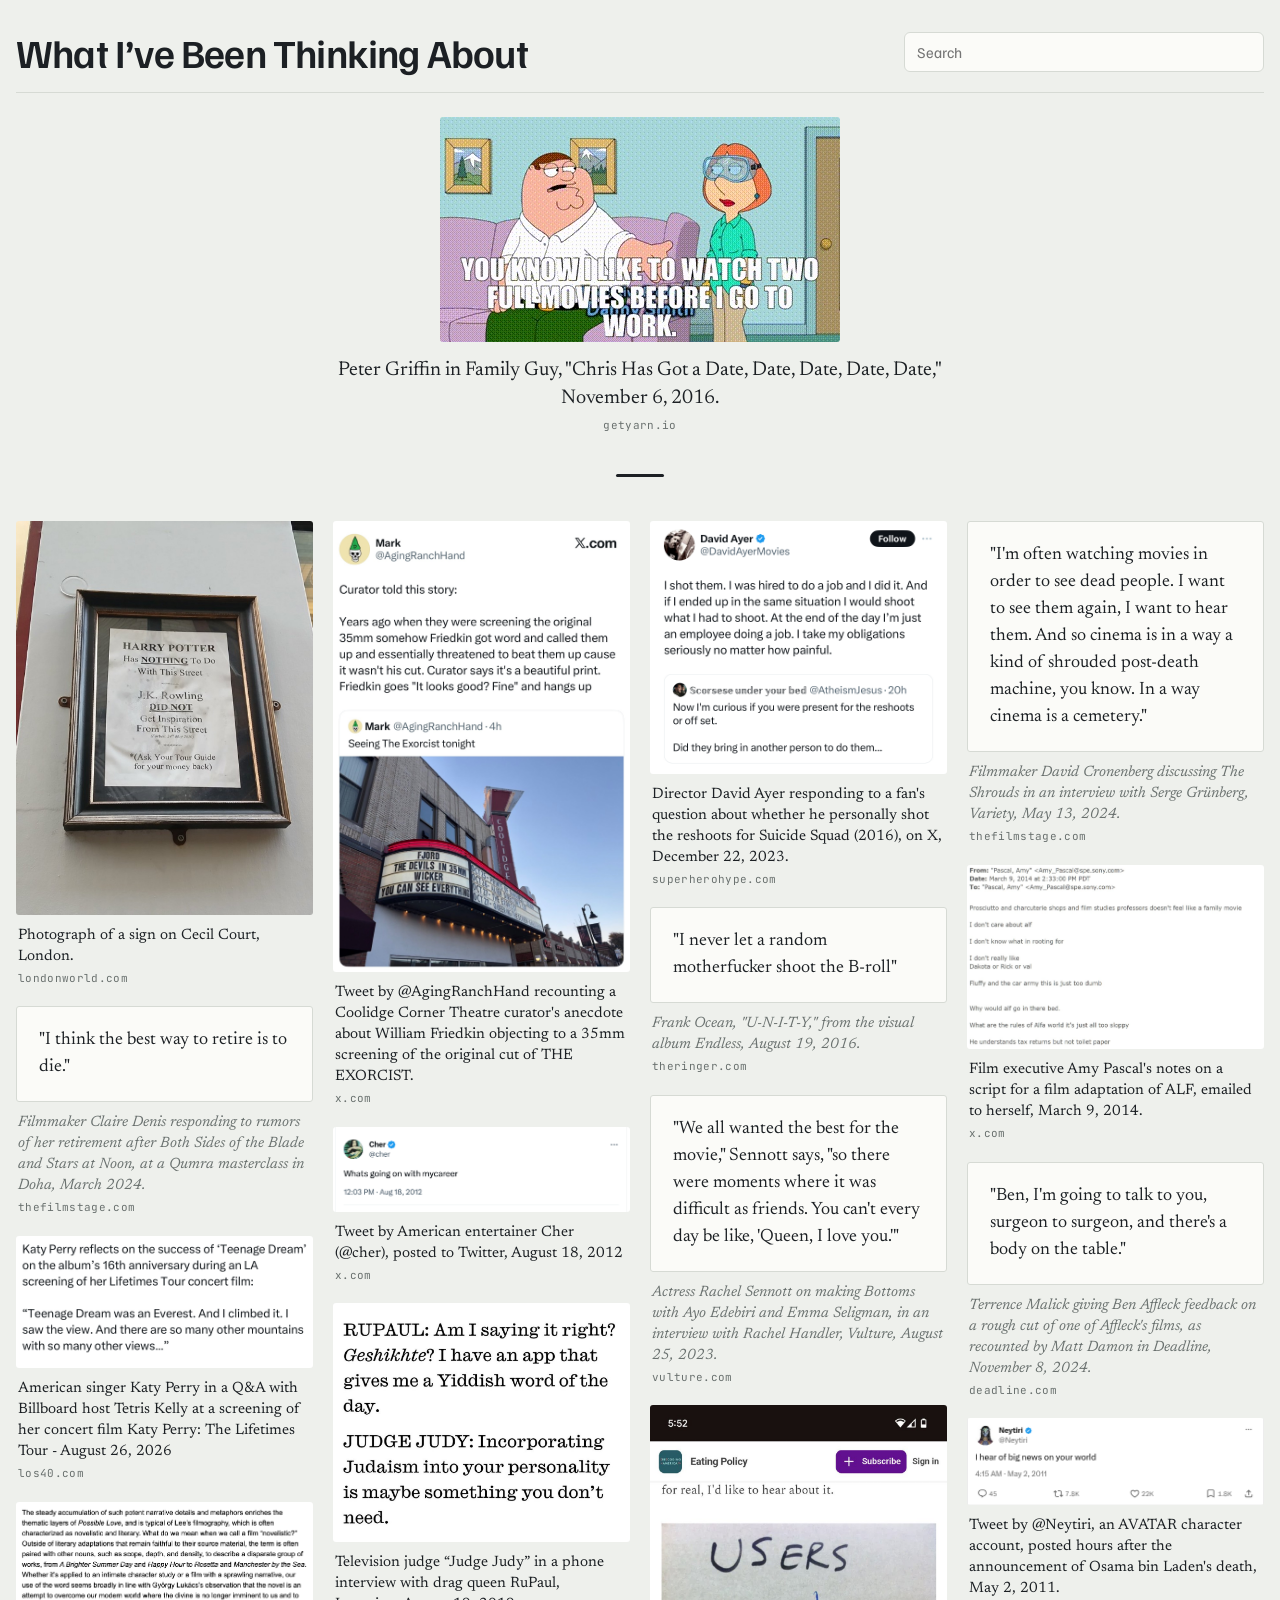
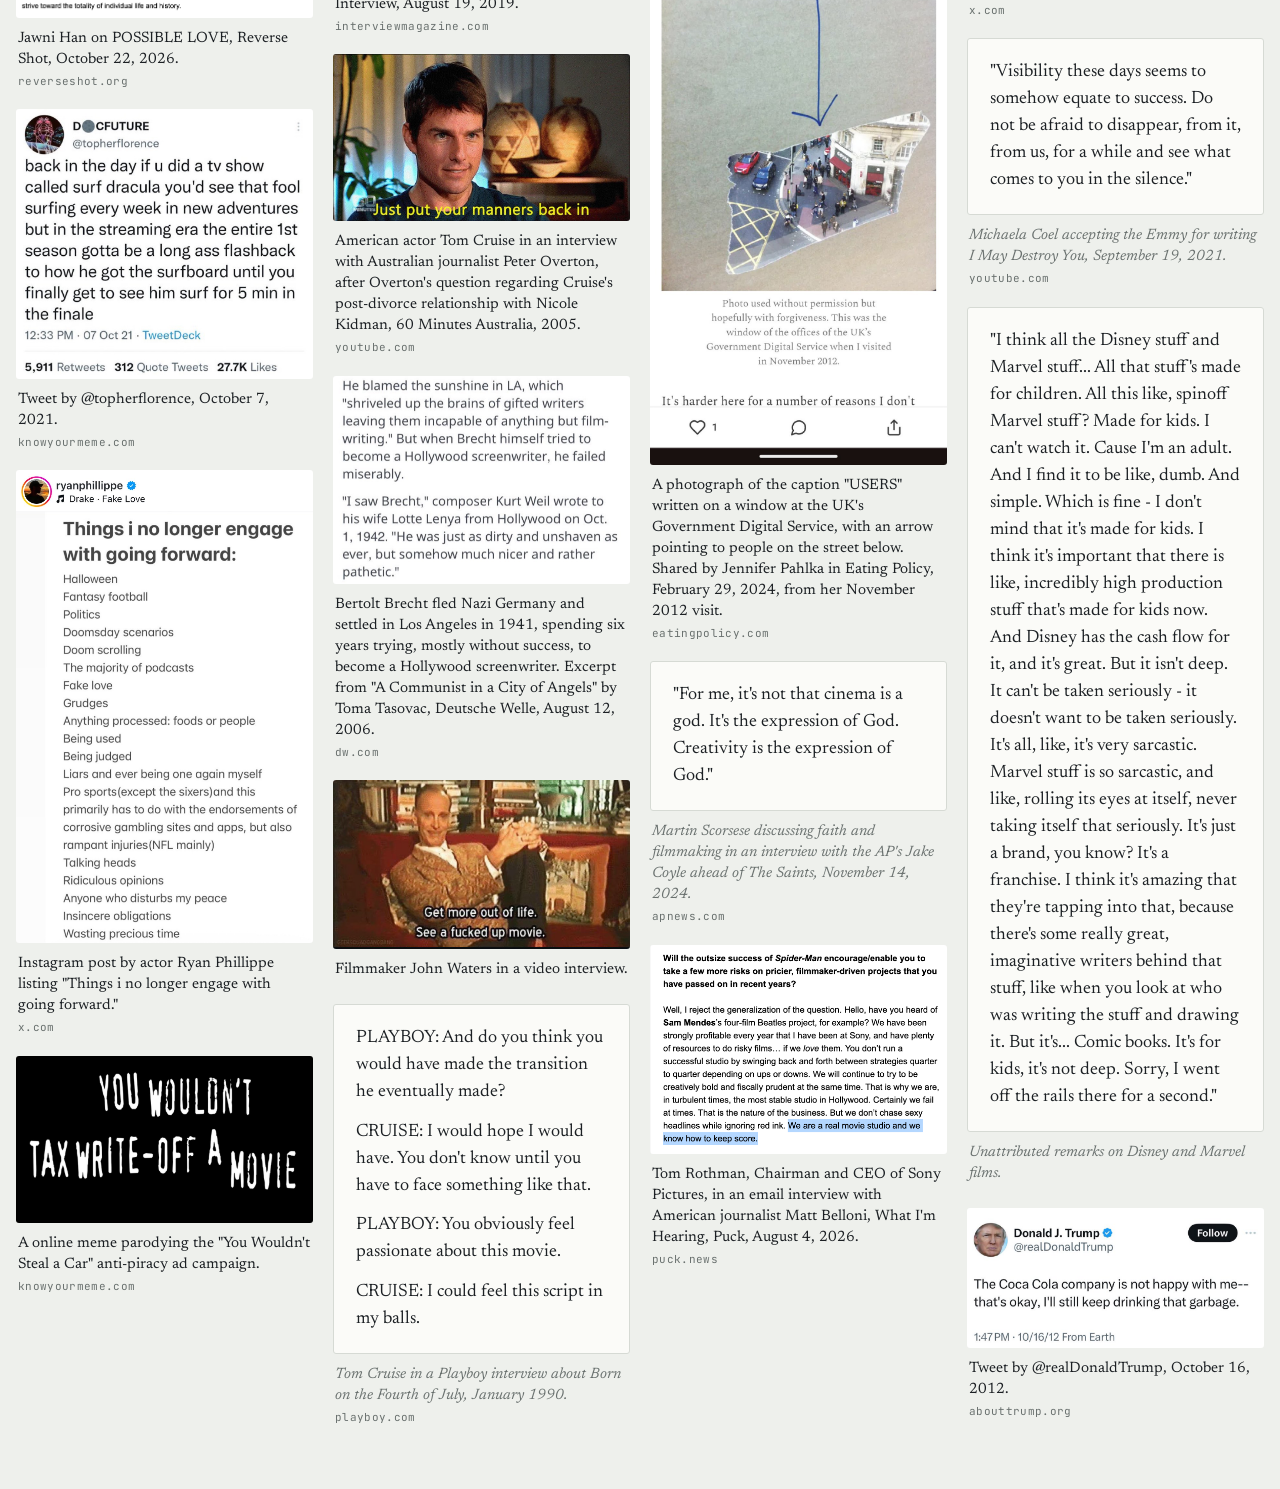
<file: index.html>
<!doctype html>
<html lang="en">
<head>
<meta charset="utf-8">
<meta name="viewport" content="width=device-width, initial-scale=1, viewport-fit=cover">
<title>What I’ve Been Thinking About</title>
<link rel="preconnect" href="https://fonts.googleapis.com">
<link rel="preconnect" href="https://fonts.gstatic.com" crossorigin>
<link rel="stylesheet" href="https://fonts.googleapis.com/css2?family=Familjen+Grotesk:wght@400;600;700&family=JetBrains+Mono:wght@400&family=Newsreader:ital,opsz,wght@0,6..72,400;0,6..72,600;1,6..72,400&display=swap">
<link rel="stylesheet" href="style.css?v=7">
</head>
<body>
<!-- BODY START -->
<div class="wrap">
  <header class="top">
    <h1>What I’ve Been Thinking About</h1>
    <input class="search" id="search" type="search" placeholder="Search" aria-label="Search clippings">
  </header>
  <section class="feature" id="feature" hidden aria-label="Featured clipping"></section>
  <main class="wall" id="wall"></main>
  <p class="empty" id="empty" hidden>Nothing matches that search.</p>
</div>

<div class="viewer" id="viewer" hidden role="dialog" aria-modal="true" aria-label="Clipping">
  <div class="sheet">
    <div class="media"></div>
    <div class="info"></div>
  </div>
  <button class="vbtn vclose" type="button" aria-label="Close">×</button>
  <button class="vbtn nav vprev" type="button" aria-label="Previous">‹</button>
  <button class="vbtn nav vnext" type="button" aria-label="Next">›</button>
</div>
<!-- BODY END -->
<script src="app.js?v=7"></script>
</body>
</html>
</file>
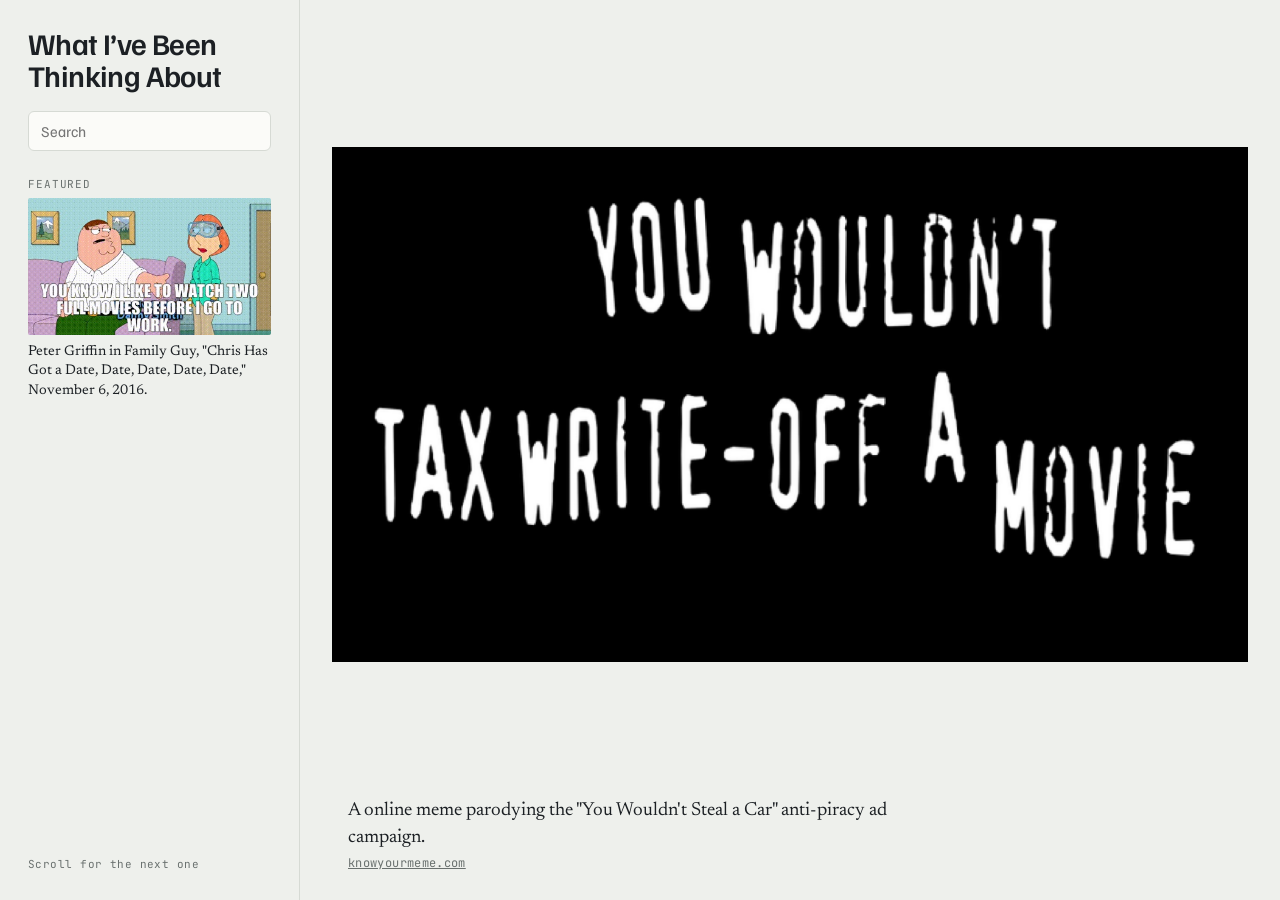
<file: preview/index.html>
<!doctype html>
<html lang="en">
<head>
<meta charset="utf-8">
<meta name="viewport" content="width=device-width, initial-scale=1, viewport-fit=cover">
<title>What I’ve Been Thinking About</title>
<link rel="preconnect" href="https://fonts.googleapis.com">
<link rel="preconnect" href="https://fonts.gstatic.com" crossorigin>
<link rel="stylesheet" href="https://fonts.googleapis.com/css2?family=Familjen+Grotesk:wght@400;600;700&family=JetBrains+Mono:wght@400&family=Newsreader:ital,opsz,wght@0,6..72,400;0,6..72,600;1,6..72,400&display=swap">
<link rel="stylesheet" href="style.css?v=3">
</head>
<body>
<aside class="rail">
  <h1>What I’ve Been Thinking About</h1>
  <input class="search" id="search" type="search" placeholder="Search" aria-label="Search clippings">
  <figure class="pinned" id="pinned" hidden></figure>
  <p class="hint" id="hint">Scroll for the next one</p>
</aside>

<main class="stage" id="stage" aria-live="polite">
  <p class="empty" id="empty" hidden>Nothing matches that search.</p>
</main>
<script src="app.js?v=3"></script>
</body>
</html>
</file>
<file: style.css>
/* Layout: a quiet header over a masonry wall of clippings; one overlay for close reading. */
:root {
  --paper: #eef0ec;
  --card: #fbfbf8;
  --ink: #1c2024;
  --muted: #6a716f;
  --rule: #d6dad4;
  --accent: #2c55c9;
  --shade: rgba(20, 24, 28, 0.86);
  --display: "Familjen Grotesk", "Helvetica Neue", Arial, sans-serif;
  --read: "Newsreader", Georgia, "Times New Roman", serif;
  --meta: "JetBrains Mono", ui-monospace, Menlo, Consolas, monospace;
}
@media (prefers-color-scheme: dark) {
  :root:not([data-theme="light"]) {
    --paper: #141719; --card: #1d2124; --ink: #e8eae6; --muted: #949b98;
    --rule: #2e3337; --accent: #8aa6ff; --shade: rgba(6, 8, 10, 0.92);
    color-scheme: dark;
  }
}
:root[data-theme="dark"] {
  --paper: #141719; --card: #1d2124; --ink: #e8eae6; --muted: #949b98;
  --rule: #2e3337; --accent: #8aa6ff; --shade: rgba(6, 8, 10, 0.92);
  color-scheme: dark;
}

* { box-sizing: border-box; }
[hidden] { display: none !important; }
body {
  margin: 0;
  background: var(--paper);
  color: var(--ink);
  font: 16px/1.5 var(--read);
}
.wrap {
  max-width: 1280px;
  margin: 0 auto;
  padding-block: 32px 64px;
  padding-left: max(16px, env(safe-area-inset-left, 0px));
  padding-right: max(16px, env(safe-area-inset-right, 0px));
}

/* Header */
.top { display: flex; flex-wrap: wrap; align-items: end; justify-content: space-between; gap: 16px 32px; padding-bottom: 20px; margin-bottom: 24px; border-bottom: 1px solid var(--rule); }
.top h1 { font: 600 clamp(28px, 4vw, 40px)/1 var(--display); letter-spacing: -0.02em; margin: 0; text-wrap: balance; }
.search {
  flex: 1 1 260px; max-width: 360px; min-width: 0;
  font: 15px/1 var(--display); color: var(--ink);
  background: var(--card); border: 1px solid var(--rule); border-radius: 6px;
  padding: 10px 12px; width: 100%;
}
.search:focus { outline: 2px solid var(--accent); outline-offset: 1px; border-color: transparent; }


/* Featured */
.feature { margin-bottom: 44px; padding-bottom: 44px; position: relative; }
.feature::after {
  content: ""; position: absolute; left: 50%; bottom: 0; transform: translateX(-50%);
  width: 48px; height: 3px; border-radius: 2px; background: var(--ink);
}
.feature .clip { margin: 0 auto; max-width: 960px; }
.feature .clip img { width: auto; max-width: 100%; max-height: 72vh; margin: 0 auto; }
.feature .clip .cap { font-size: clamp(17px, 2vw, 20px); text-align: center; max-width: 60ch; margin: 14px auto 6px; }
.feature .clip .meta { text-align: center; }
.feature .clip.text .quote { font-size: clamp(20px, 2.6vw, 26px); padding: 32px clamp(20px, 5vw, 48px); }

/* Wall */
.wall { columns: 4 260px; column-gap: 20px; }
.clip {
  break-inside: avoid; display: block; width: 100%;
  margin: 0 0 20px; padding: 0; text-align: left;
  background: none; border: 0; color: inherit; font: inherit; cursor: zoom-in;
}
.clip:focus-visible { outline: 2px solid var(--accent); outline-offset: 4px; }
.clip img { display: block; width: 100%; height: auto; border-radius: 3px; background: var(--rule); transition: opacity .15s; }
.clip:hover img { opacity: .92; }
.clip .cap { font-size: 15px; line-height: 1.4; margin: 10px 2px 4px; }
.clip .meta, .viewer .meta { font: 11px/1.4 var(--meta); color: var(--muted); letter-spacing: 0.03em; margin: 0 2px; }

.clip.text .quote {
  background: var(--card); border: 1px solid var(--rule); border-radius: 3px;
  padding: 20px 22px; font-size: 18px; line-height: 1.5;
}
.clip.text .quote p { margin: 0; }
.clip.text .quote p + p { margin-top: .7em; }
.clip.text .cap { color: var(--muted); font-style: italic; }

/* Text clipping styles */
.clip.text .quote.style-quote,
.viewer .media .quote.style-quote {
  background: none; border: 0; border-top: 3px solid var(--ink); border-radius: 0;
  font: 700 clamp(24px, 2.6vw, 32px)/1.15 var(--display); letter-spacing: -0.015em;
  padding: 16px 2px 4px;
}
.clip.text .quote.style-headline,
.viewer .media .quote.style-headline {
  background: none; border: 0; border-bottom: 1px solid var(--rule); border-radius: 0;
  font: 600 22px/1.2 var(--read); padding: 4px 2px 14px; text-wrap: balance;
}
.clip.text .quote.style-note,
.viewer .media .quote.style-note {
  background: none; border: 1px dashed var(--rule);
  font: 13px/1.55 var(--meta); color: var(--ink);
}
.viewer .media .quote.style-quote { font-size: clamp(28px, 4vw, 48px); border-top: 0; padding: 40px clamp(20px, 5vw, 56px); }
.viewer .media .quote.style-headline { font-size: clamp(24px, 3vw, 34px); border-bottom: 0; padding: 40px clamp(20px, 5vw, 56px); }
.viewer .media .quote.style-note { font-size: 15px; border: 0; padding: 40px clamp(20px, 5vw, 56px); }
.feature .clip.text .quote.style-quote { font-size: clamp(32px, 5vw, 56px); text-align: center; border-top: 0; }

.empty { font: 15px/1.5 var(--display); color: var(--muted); padding: 48px 0; text-align: center; }

/* Viewer */
.viewer {
  position: fixed; inset: 0; z-index: 20; background: var(--shade);
  display: grid; place-items: center;
  padding: max(16px, env(safe-area-inset-top, 0px)) max(16px, env(safe-area-inset-right, 0px)) max(16px, env(safe-area-inset-bottom, 0px)) max(16px, env(safe-area-inset-left, 0px));
}
.viewer .sheet {
  background: var(--card); border-radius: 6px; max-width: min(1100px, 100%); max-height: 100%;
  display: flex; flex-direction: column; overflow: auto;
}
.viewer .media { display: grid; place-items: center; background: var(--paper); }
.viewer .media img { max-height: 72vh; width: auto; max-width: 100%; display: block; }
.viewer .media .quote { font-size: clamp(19px, 2.4vw, 24px); line-height: 1.5; padding: 40px clamp(20px, 5vw, 56px); max-width: 68ch; }
.viewer .media .quote p { margin: 0 0 .8em; }
.viewer .info { padding: 16px 20px 20px; display: flex; flex-direction: column; gap: 8px; }
.viewer .cap { font-size: 17px; margin: 0; max-width: 68ch; }
.viewer .meta a { color: var(--accent); }
.viewer .tags { display: flex; flex-wrap: wrap; gap: 6px; }
.viewer .tags .tag { font: 12px/1 var(--display); color: var(--muted); border: 1px solid var(--rule); border-radius: 999px; padding: 5px 10px; }
.viewer .nav { position: absolute; top: 50%; transform: translateY(-50%); }
.vbtn {
  font: 20px/1 var(--display); color: #fff; background: rgba(255,255,255,.12);
  border: 0; border-radius: 999px; width: 44px; height: 44px; cursor: pointer;
}
.vbtn:hover { background: rgba(255,255,255,.24); }
.vbtn:focus-visible { outline: 2px solid #fff; outline-offset: 2px; }
.vprev { left: max(12px, env(safe-area-inset-left, 0px)); }
.vnext { right: max(12px, env(safe-area-inset-right, 0px)); }
.vclose { position: absolute; top: max(12px, env(safe-area-inset-top, 0px)); right: max(12px, env(safe-area-inset-right, 0px)); }
@media (max-width: 640px) { .viewer .nav { top: auto; bottom: max(12px, env(safe-area-inset-bottom, 0px)); transform: none; } }
@media (prefers-reduced-motion: reduce) { * { transition: none !important; } }
</file>
<file: preview/style.css>
/* Layout: a fixed left rail (title, search) and a stage that shows one clipping at a time. */
:root {
  --paper: #eef0ec;
  --ink: #1c2024;
  --muted: #6a716f;
  --rule: #d6dad4;
  --accent: #2c55c9;
  --field: #fbfbf8;
  --rail-w: 300px;
  --display: "Familjen Grotesk", "Helvetica Neue", Arial, sans-serif;
  --read: "Newsreader", Georgia, "Times New Roman", serif;
  --meta: "JetBrains Mono", ui-monospace, Menlo, Consolas, monospace;
}
@media (prefers-color-scheme: dark) {
  :root:not([data-theme="light"]) {
    --paper: #141719; --ink: #e8eae6; --muted: #949b98; --rule: #2e3337; --accent: #8aa6ff; --field: #1d2124;
    color-scheme: dark;
  }
}
:root[data-theme="dark"] {
  --paper: #141719; --ink: #e8eae6; --muted: #949b98; --rule: #2e3337; --accent: #8aa6ff; --field: #1d2124;
  color-scheme: dark;
}

* { box-sizing: border-box; }
[hidden] { display: none !important; }
html, body { height: 100%; }
body { height: 100dvh; }
body {
  margin: 0; overflow: hidden;
  background: var(--paper); color: var(--ink);
  font: 16px/1.5 var(--read);
  display: grid; grid-template-columns: var(--rail-w) 1fr;
}

/* Rail */
.rail {
  height: 100%; display: flex; flex-direction: column; gap: 20px;
  padding: max(28px, env(safe-area-inset-top, 0px)) 28px 28px max(28px, env(safe-area-inset-left, 0px));
  border-right: 1px solid var(--rule);
}
.rail h1 { font: 600 30px/1.05 var(--display); letter-spacing: -0.02em; margin: 0; text-wrap: balance; }
.search {
  font: 15px/1 var(--display); color: var(--ink); width: 100%;
  background: var(--field); border: 1px solid var(--rule); border-radius: 6px; padding: 10px 12px;
}
.search:focus { outline: 2px solid var(--accent); outline-offset: 1px; border-color: transparent; }
.pinned { margin: 8px 0 0; display: flex; flex-direction: column; gap: 8px; min-height: 0; }
.pin-tag { font: 11px/1 var(--meta); letter-spacing: 0.08em; text-transform: uppercase; color: var(--muted); }
.pin-art { padding: 0; border: 0; background: none; cursor: zoom-in; display: block; min-height: 0; }
.pin-art img { display: block; width: 100%; height: auto; max-height: 40vh; object-fit: contain; object-position: left top; border-radius: 2px; }
.pin-art:focus-visible { outline: 2px solid var(--accent); outline-offset: 3px; }
.pinned figcaption { font-size: 14px; line-height: 1.4; }
.hint { margin: auto 0 0; font: 11px/1.4 var(--meta); color: var(--muted); letter-spacing: 0.04em; transition: opacity .6s; }
.hint.gone { opacity: 0; }

/* Stage */
.stage { position: relative; height: 100%; overflow: hidden; touch-action: none; overscroll-behavior: none; }
.slide {
  position: absolute; inset: 0;
  display: grid; grid-template-rows: 1fr auto;
  opacity: 0; transform: translateY(18px);
  transition: opacity .7s ease, transform .7s ease;
  pointer-events: none;
}
.slide.on { opacity: 1; transform: none; pointer-events: auto; }
.slide.leaving { opacity: 0; transform: translateY(-18px); }
.slide .art { min-height: 0; display: grid; place-items: center; padding: 40px 48px 16px; }
.slide.image .art { padding: 24px 32px 14px; }
.slide.image .art { overflow: hidden; }
.slide.image .art img { display: block; max-width: none; }
.label {
  padding: 0 48px max(28px, env(safe-area-inset-bottom, 0px));
  max-width: 72ch; display: flex; flex-direction: column; gap: 4px;
}
.label .cap { font-size: 19px; line-height: 1.4; margin: 0; }
.label .cap strong { font-weight: 600; }
.label .who { font: 700 clamp(26px, 2.6vw, 36px)/1.1 var(--display); letter-spacing: -0.015em; margin-bottom: 4px; }
.label .src { font: 12px/1.4 var(--meta); color: var(--muted); letter-spacing: 0.03em; }
.label .src a { color: inherit; }
.label .src a:hover { color: var(--accent); }

/* Text clippings: huge type on a plain colour field. Colours are fixed pairs, the same in both themes. */
.slide.text { background: var(--bg); color: var(--fg); }
.slide.text .label .src { color: var(--fg); opacity: .7; }
.slide.text .label .cap { color: var(--fg); }
.slide.text .art { padding: 48px clamp(28px, 6vw, 96px) 16px; }
.words { width: 100%; max-width: 30ch; max-height: 100%; margin: 0; }
.words p { margin: 0 0 .5em; }
.words p:last-child { margin-bottom: 0; }
.words.quote { font-family: var(--display); font-weight: 700; line-height: 1.08; letter-spacing: -0.02em; text-wrap: balance; max-width: 22ch; }
.words.headline { font-family: var(--read); font-weight: 600; line-height: 1.12; text-wrap: balance; max-width: 24ch; }
.words.excerpt { font-family: var(--read); line-height: 1.35; max-width: 40ch; }
.words.note { font-family: var(--meta); line-height: 1.5; max-width: 48ch; }

.empty { position: absolute; inset: 0; display: grid; place-items: center; margin: 0; font: 15px/1.5 var(--display); color: var(--muted); }

/* Phone: the rail becomes a slim bar on top. */
@media (max-width: 720px) {
  body { grid-template-columns: 1fr; grid-template-rows: auto 1fr; }
  .rail {
    height: auto; flex-direction: row; align-items: center; gap: 12px; border-right: 0; border-bottom: 1px solid var(--rule);
    padding: max(12px, env(safe-area-inset-top, 0px)) max(16px, env(safe-area-inset-right, 0px)) 12px max(16px, env(safe-area-inset-left, 0px));
  }
  .rail h1 { font-size: 17px; flex: 1 1 auto; min-width: 0; }
  .search { flex: 0 1 140px; padding: 8px 10px; font-size: 14px; }
  .hint { display: none; }
  .pinned { display: none !important; }
  .slide .art, .slide.image .art { padding: 12px 0 10px; }
  .slide.text .art { padding: 24px 22px 10px; }
  .label { padding: 0 max(16px, env(safe-area-inset-left, 0px)) max(18px, env(safe-area-inset-bottom, 0px)); }
  .label .cap { font-size: 16px; }
  .label .who { font-size: 24px; }
}
@media (prefers-reduced-motion: reduce) { .slide { transition: opacity .2s linear; transform: none !important; } }
</file>
